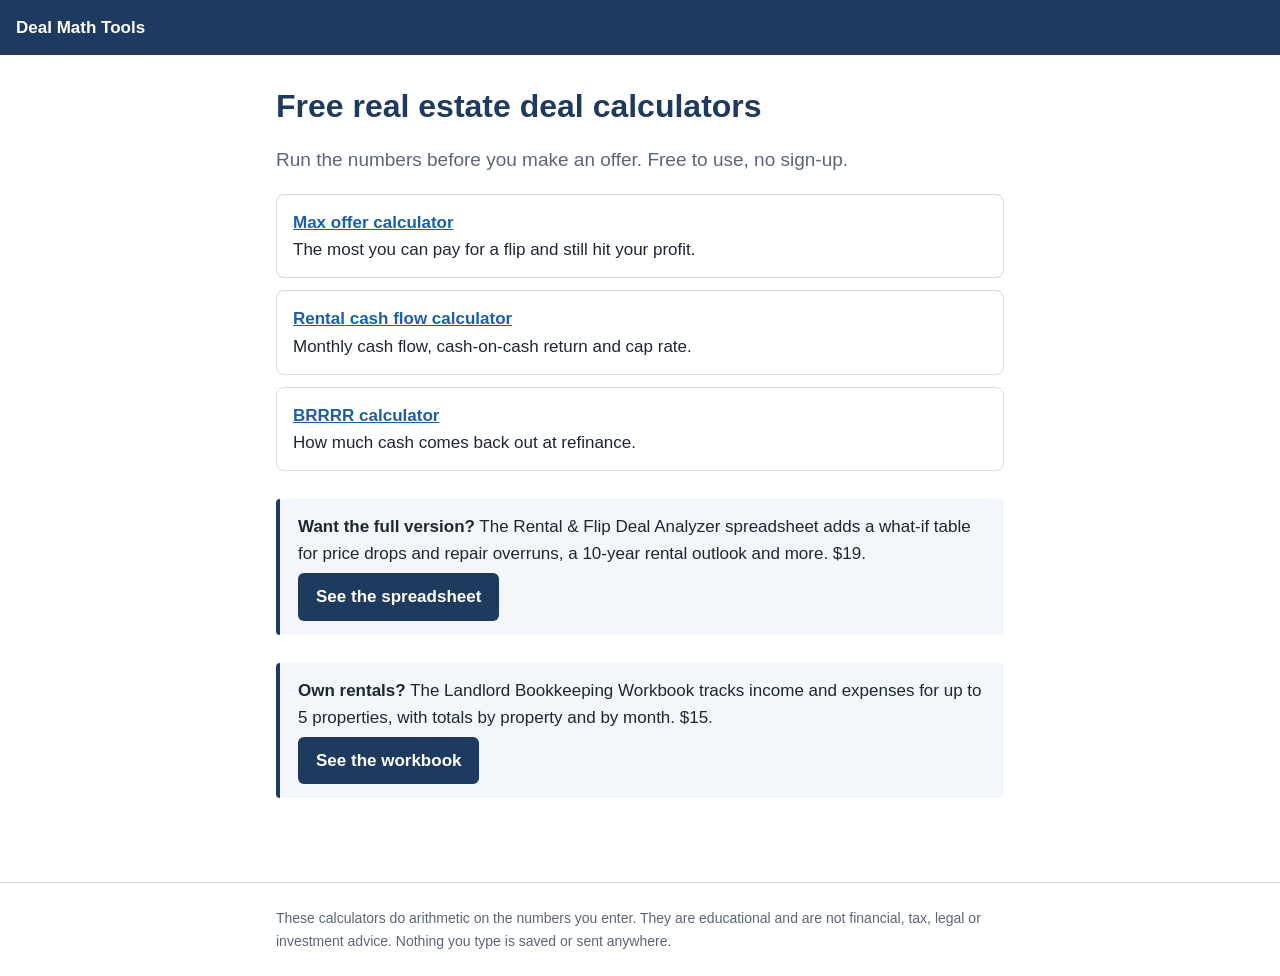
<file: index.html>
<!doctype html>
<html lang="en"><head><meta charset="utf-8"><meta name="viewport" content="width=device-width,initial-scale=1">
<title>Free Real Estate Deal Calculators | Deal Math Tools</title><meta name="description" content="Free calculators for house flips, rentals and BRRRR deals. Run the numbers before you make an offer.">
<meta name="google-site-verification" content="oSBqHiTd1uKMQzrMRBu6Jx6w6_md_UXnGWlYpzSXpsY">
<link rel="canonical" href="https://johndoe1017.github.io/site/">
<meta property="og:title" content="Free Real Estate Deal Calculators | Deal Math Tools"><meta property="og:description" content="Free calculators for house flips, rentals and BRRRR deals. Run the numbers before you make an offer."><meta property="og:url" content="https://johndoe1017.github.io/site/"><meta property="og:type" content="website">
<link rel="stylesheet" href="style.css"></head><body>
<header><a href="./">Deal Math Tools</a></header>
<main><h1>Free real estate deal calculators</h1><p class="lead">Run the numbers before you make an offer. Free to use, no sign-up.</p>
<ul class="cards"><li><a href="max-offer-calculator/">Max offer calculator</a><br>The most you can pay for a flip and still hit your profit.</li><li><a href="rental-cash-flow-calculator/">Rental cash flow calculator</a><br>Monthly cash flow, cash-on-cash return and cap rate.</li><li><a href="brrrr-calculator/">BRRRR calculator</a><br>How much cash comes back out at refinance.</li></ul><div class="cta"><strong>Want the full version?</strong> The Rental &amp; Flip Deal Analyzer spreadsheet adds a what-if table for price drops and repair overruns, a 10-year rental outlook and more. $19.<br><a class="btn" href="https://russomfire.gumroad.com/l/riwdlu">See the spreadsheet</a></div>
<div class="cta"><strong>Own rentals?</strong> The Landlord Bookkeeping Workbook tracks income and expenses for up to 5 properties, with totals by property and by month. $15.<br><a class="btn" href="https://russomfire.gumroad.com/l/cvwlyq">See the workbook</a></div>
</main><footer><div class="in">These calculators do arithmetic on the numbers you enter. They are educational and are not financial, tax, legal or investment advice. Nothing you type is saved or sent anywhere.</div></footer></body></html>
</file>
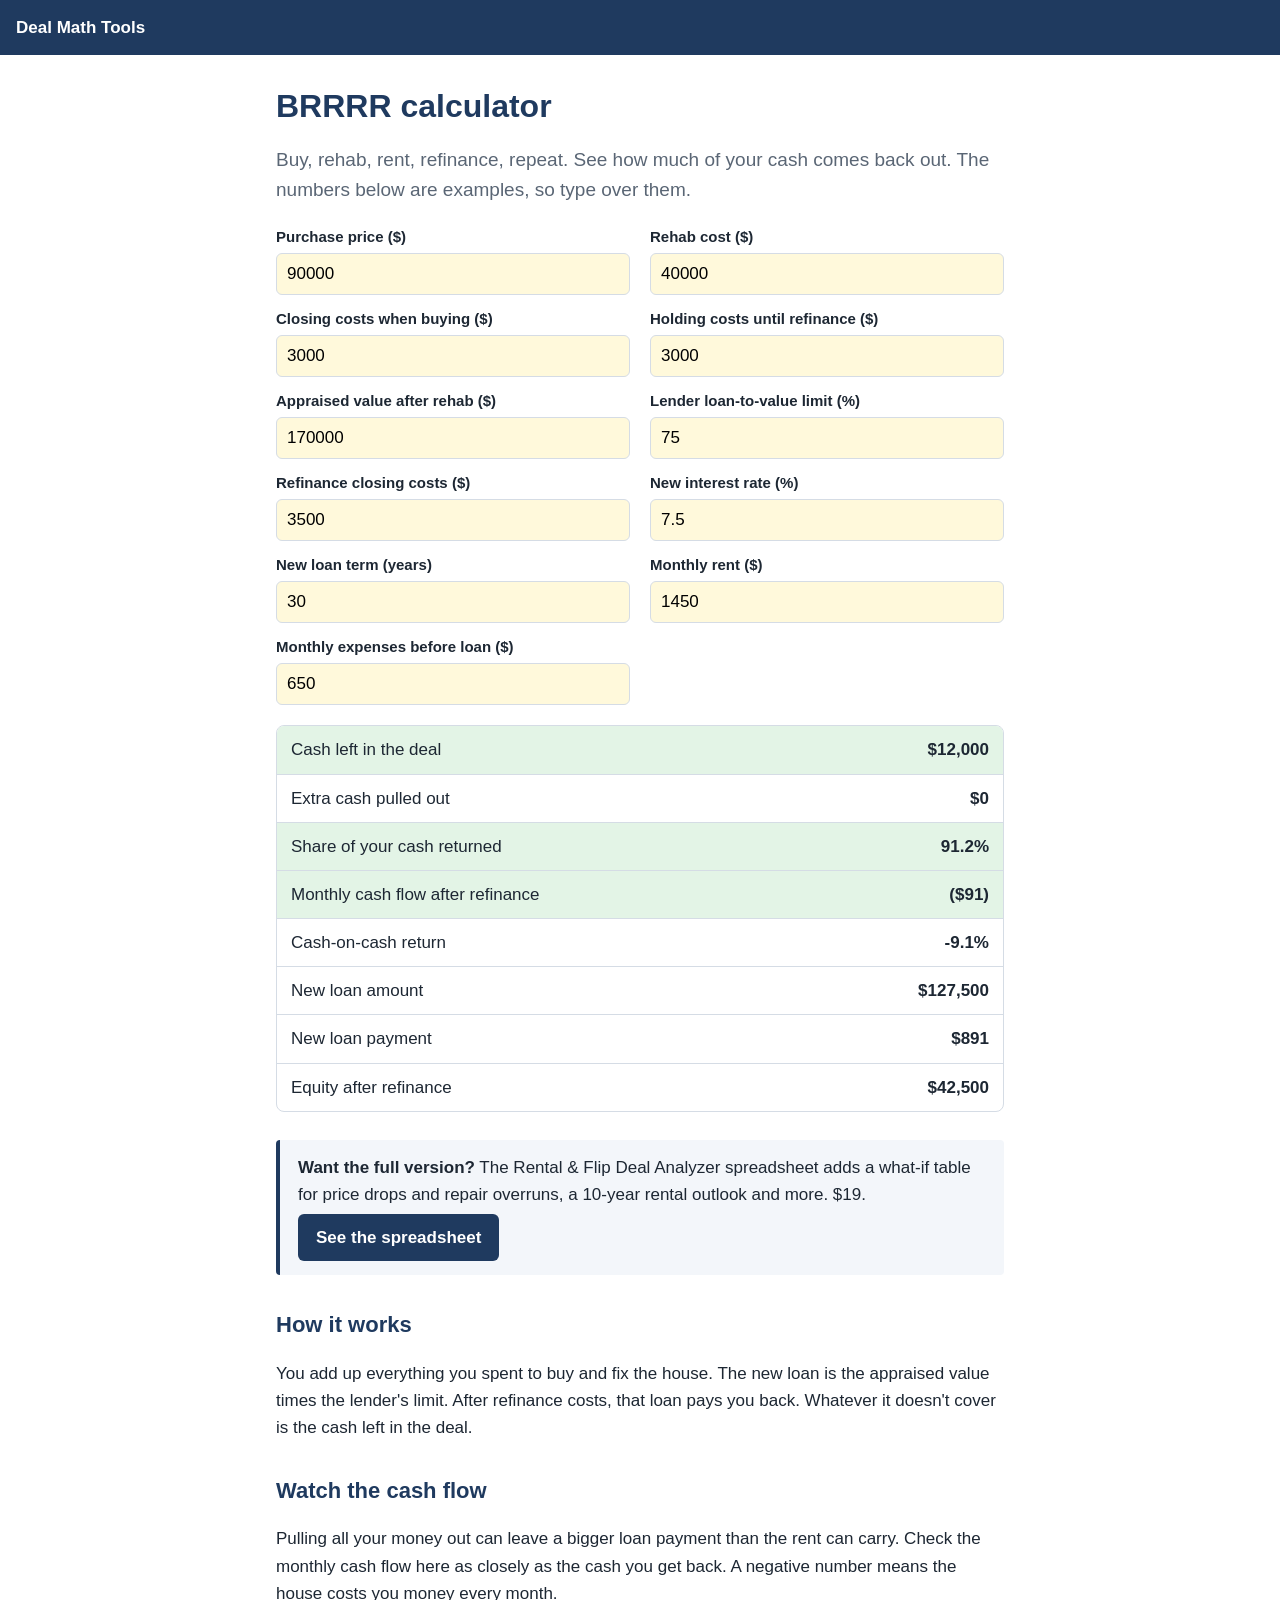
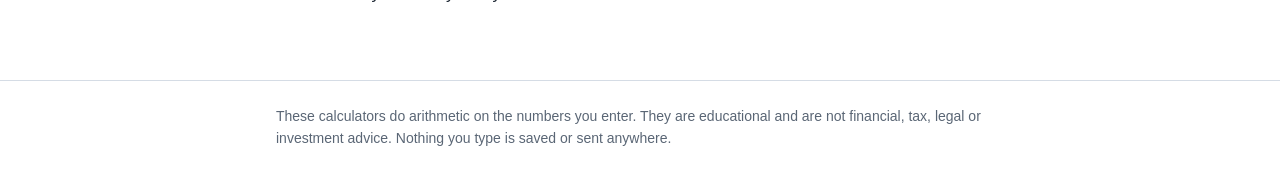
<file: brrrr-calculator/index.html>
<!doctype html>
<html lang="en"><head><meta charset="utf-8"><meta name="viewport" content="width=device-width,initial-scale=1">
<title>BRRRR Calculator: Cash Left in the Deal | Deal Math Tools</title><meta name="description" content="Free BRRRR calculator. See how much cash comes back out at refinance, what stays in the deal and the monthly cash flow afterward.">
<meta name="google-site-verification" content="oSBqHiTd1uKMQzrMRBu6Jx6w6_md_UXnGWlYpzSXpsY">
<link rel="canonical" href="https://johndoe1017.github.io/site/brrrr-calculator/">
<meta property="og:title" content="BRRRR Calculator: Cash Left in the Deal | Deal Math Tools"><meta property="og:description" content="Free BRRRR calculator. See how much cash comes back out at refinance, what stays in the deal and the monthly cash flow afterward."><meta property="og:url" content="https://johndoe1017.github.io/site/brrrr-calculator/"><meta property="og:type" content="website">
<link rel="stylesheet" href="../style.css"></head><body>
<header><a href="../">Deal Math Tools</a></header>
<main><h1>BRRRR calculator</h1><p class="lead">Buy, rehab, rent, refinance, repeat. See how much of your cash comes back out. The numbers below are examples, so type over them.</p>
<form><label>Purchase price ($)<input name="price" type="number" inputmode="decimal" step="any" value="90000"></label><label>Rehab cost ($)<input name="rehab" type="number" inputmode="decimal" step="any" value="40000"></label><label>Closing costs when buying ($)<input name="closing" type="number" inputmode="decimal" step="any" value="3000"></label><label>Holding costs until refinance ($)<input name="holding" type="number" inputmode="decimal" step="any" value="3000"></label><label>Appraised value after rehab ($)<input name="value" type="number" inputmode="decimal" step="any" value="170000"></label><label>Lender loan-to-value limit (%)<input name="ltv" type="number" inputmode="decimal" step="any" value="75" data-pct></label><label>Refinance closing costs ($)<input name="refiCost" type="number" inputmode="decimal" step="any" value="3500"></label><label>New interest rate (%)<input name="rate" type="number" inputmode="decimal" step="any" value="7.5" data-pct></label><label>New loan term (years)<input name="years" type="number" inputmode="decimal" step="any" value="30"></label><label>Monthly rent ($)<input name="rent" type="number" inputmode="decimal" step="any" value="1450"></label><label>Monthly expenses before loan ($)<input name="expenses" type="number" inputmode="decimal" step="any" value="650"></label></form><div id="results" aria-live="polite"></div><div class="cta"><strong>Want the full version?</strong> The Rental &amp; Flip Deal Analyzer spreadsheet adds a what-if table for price drops and repair overruns, a 10-year rental outlook and more. $19.<br><a class="btn" href="https://russomfire.gumroad.com/l/riwdlu">See the spreadsheet</a></div>
<h2>How it works</h2><p>You add up everything you spent to buy and fix the house. The new loan is the appraised value times the lender's limit. After refinance costs, that loan pays you back. Whatever it doesn't cover is the cash left in the deal.</p>
<h2>Watch the cash flow</h2><p>Pulling all your money out can leave a bigger loan payment than the rent can carry. Check the monthly cash flow here as closely as the cash you get back. A negative number means the house costs you money every month.</p>
</main><footer><div class="in">These calculators do arithmetic on the numbers you enter. They are educational and are not financial, tax, legal or investment advice. Nothing you type is saved or sent anywhere.</div></footer><script src="../tools.js"></script><script>DealUI(DealMath.brrrr,function(r,u,p){return [['Cash left in the deal',u(r.left),1],['Extra cash pulled out',u(r.extra)],['Share of your cash returned',p(r.share),1],['Monthly cash flow after refinance',u(r.flow),1],['Cash-on-cash return',r.coc===null?'All cash back':p(r.coc)],['New loan amount',u(r.loan)],['New loan payment',u(r.pay)],['Equity after refinance',u(r.equity)]];});</script></body></html>
</file>
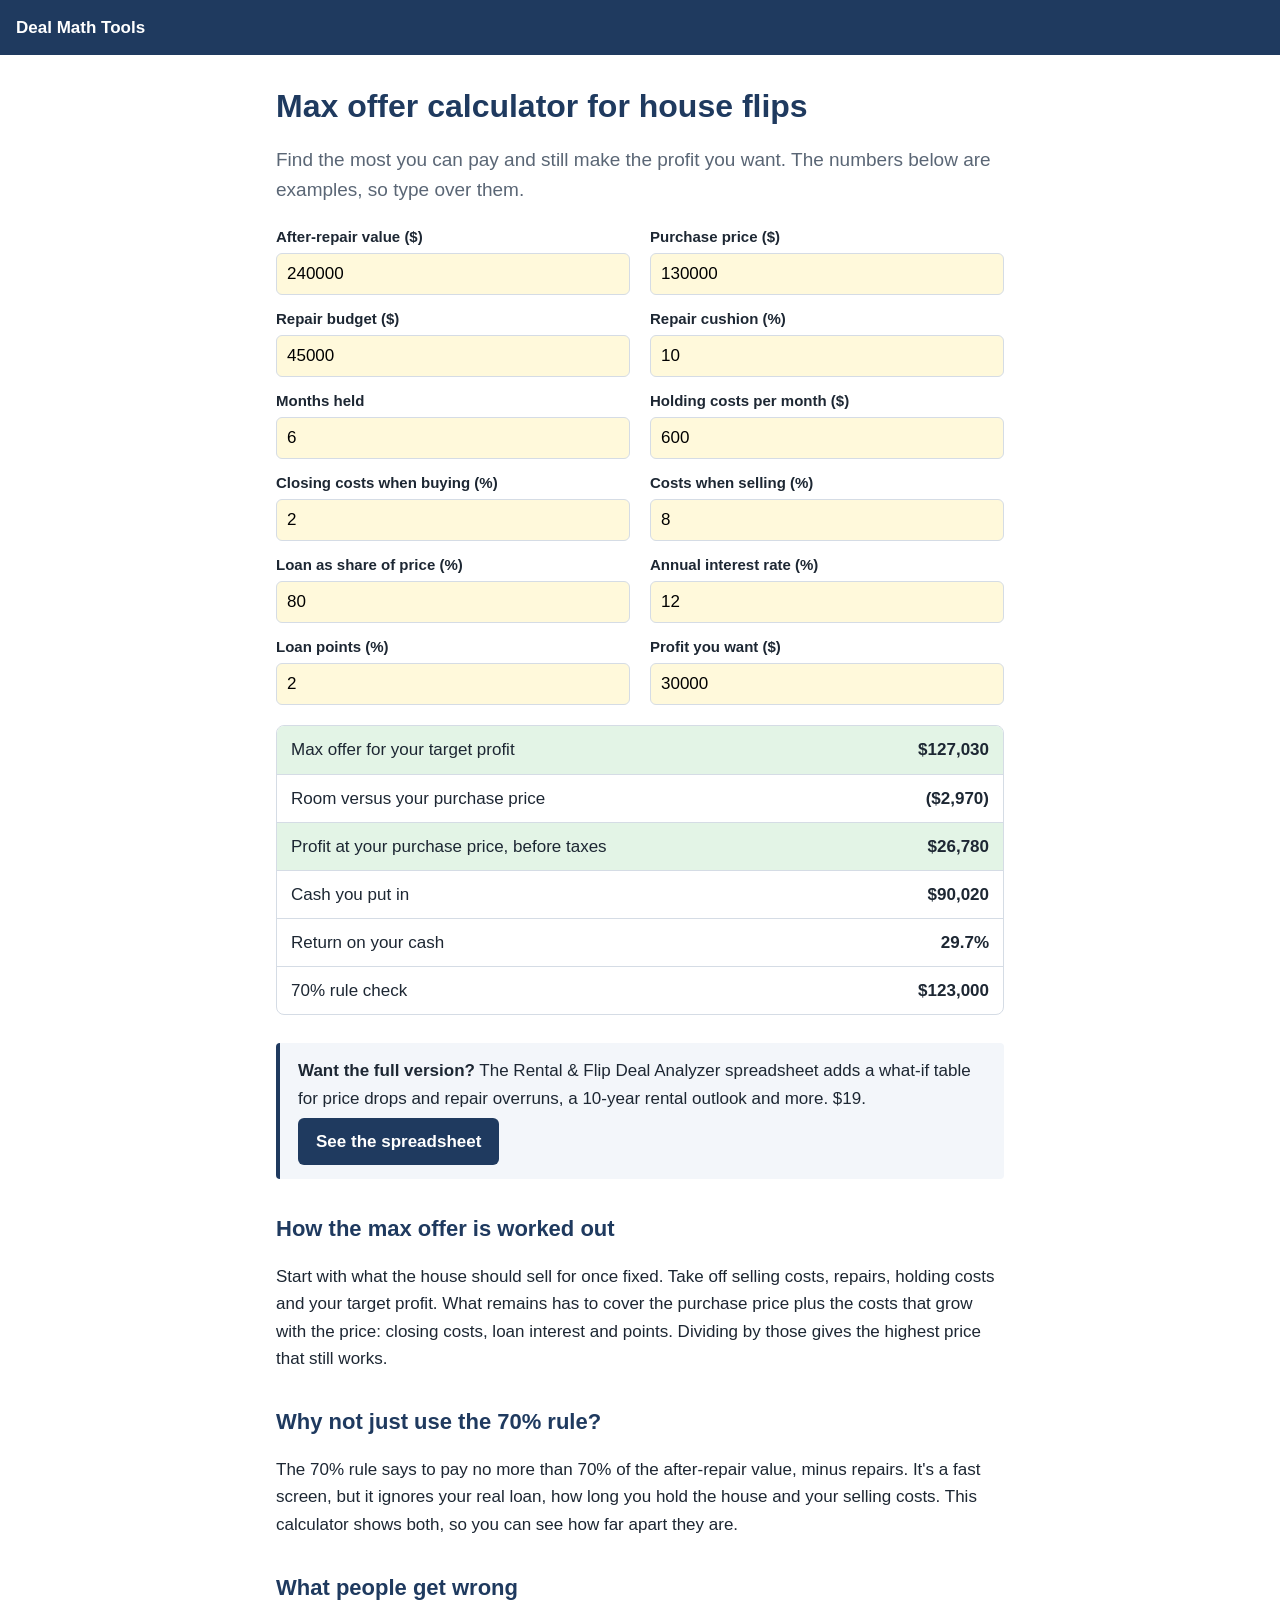
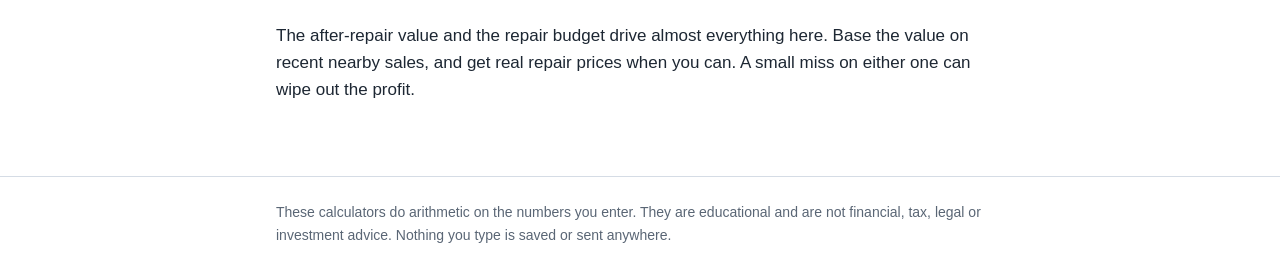
<file: max-offer-calculator/index.html>
<!doctype html>
<html lang="en"><head><meta charset="utf-8"><meta name="viewport" content="width=device-width,initial-scale=1">
<title>Max Offer Calculator for House Flips | Deal Math Tools</title><meta name="description" content="Free flip calculator. Find the most you can pay for a house and still hit your target profit, including repairs, financing and selling costs.">
<meta name="google-site-verification" content="oSBqHiTd1uKMQzrMRBu6Jx6w6_md_UXnGWlYpzSXpsY">
<link rel="canonical" href="https://johndoe1017.github.io/site/max-offer-calculator/">
<meta property="og:title" content="Max Offer Calculator for House Flips | Deal Math Tools"><meta property="og:description" content="Free flip calculator. Find the most you can pay for a house and still hit your target profit, including repairs, financing and selling costs."><meta property="og:url" content="https://johndoe1017.github.io/site/max-offer-calculator/"><meta property="og:type" content="website">
<link rel="stylesheet" href="../style.css"></head><body>
<header><a href="../">Deal Math Tools</a></header>
<main><h1>Max offer calculator for house flips</h1><p class="lead">Find the most you can pay and still make the profit you want. The numbers below are examples, so type over them.</p>
<form><label>After-repair value ($)<input name="arv" type="number" inputmode="decimal" step="any" value="240000"></label><label>Purchase price ($)<input name="price" type="number" inputmode="decimal" step="any" value="130000"></label><label>Repair budget ($)<input name="repairs" type="number" inputmode="decimal" step="any" value="45000"></label><label>Repair cushion (%)<input name="contingency" type="number" inputmode="decimal" step="any" value="10" data-pct></label><label>Months held<input name="months" type="number" inputmode="decimal" step="any" value="6"></label><label>Holding costs per month ($)<input name="holding" type="number" inputmode="decimal" step="any" value="600"></label><label>Closing costs when buying (%)<input name="buyCost" type="number" inputmode="decimal" step="any" value="2" data-pct></label><label>Costs when selling (%)<input name="sellCost" type="number" inputmode="decimal" step="any" value="8" data-pct></label><label>Loan as share of price (%)<input name="loanShare" type="number" inputmode="decimal" step="any" value="80" data-pct></label><label>Annual interest rate (%)<input name="rate" type="number" inputmode="decimal" step="any" value="12" data-pct></label><label>Loan points (%)<input name="points" type="number" inputmode="decimal" step="any" value="2" data-pct></label><label>Profit you want ($)<input name="target" type="number" inputmode="decimal" step="any" value="30000"></label></form><div id="results" aria-live="polite"></div><div class="cta"><strong>Want the full version?</strong> The Rental &amp; Flip Deal Analyzer spreadsheet adds a what-if table for price drops and repair overruns, a 10-year rental outlook and more. $19.<br><a class="btn" href="https://russomfire.gumroad.com/l/riwdlu">See the spreadsheet</a></div>
<h2>How the max offer is worked out</h2><p>Start with what the house should sell for once fixed. Take off selling costs, repairs, holding costs and your target profit. What remains has to cover the purchase price plus the costs that grow with the price: closing costs, loan interest and points. Dividing by those gives the highest price that still works.</p>
<h2>Why not just use the 70% rule?</h2><p>The 70% rule says to pay no more than 70% of the after-repair value, minus repairs. It's a fast screen, but it ignores your real loan, how long you hold the house and your selling costs. This calculator shows both, so you can see how far apart they are.</p>
<h2>What people get wrong</h2><p>The after-repair value and the repair budget drive almost everything here. Base the value on recent nearby sales, and get real repair prices when you can. A small miss on either one can wipe out the profit.</p>
</main><footer><div class="in">These calculators do arithmetic on the numbers you enter. They are educational and are not financial, tax, legal or investment advice. Nothing you type is saved or sent anywhere.</div></footer><script src="../tools.js"></script><script>DealUI(DealMath.flip,function(r,u,p){return [['Max offer for your target profit',u(r.maxOffer),1],['Room versus your purchase price',u(r.room)],['Profit at your purchase price, before taxes',u(r.profit),1],['Cash you put in',u(r.cash)],['Return on your cash',p(r.roi)],['70% rule check',u(r.seventy)]];});</script></body></html>
</file>
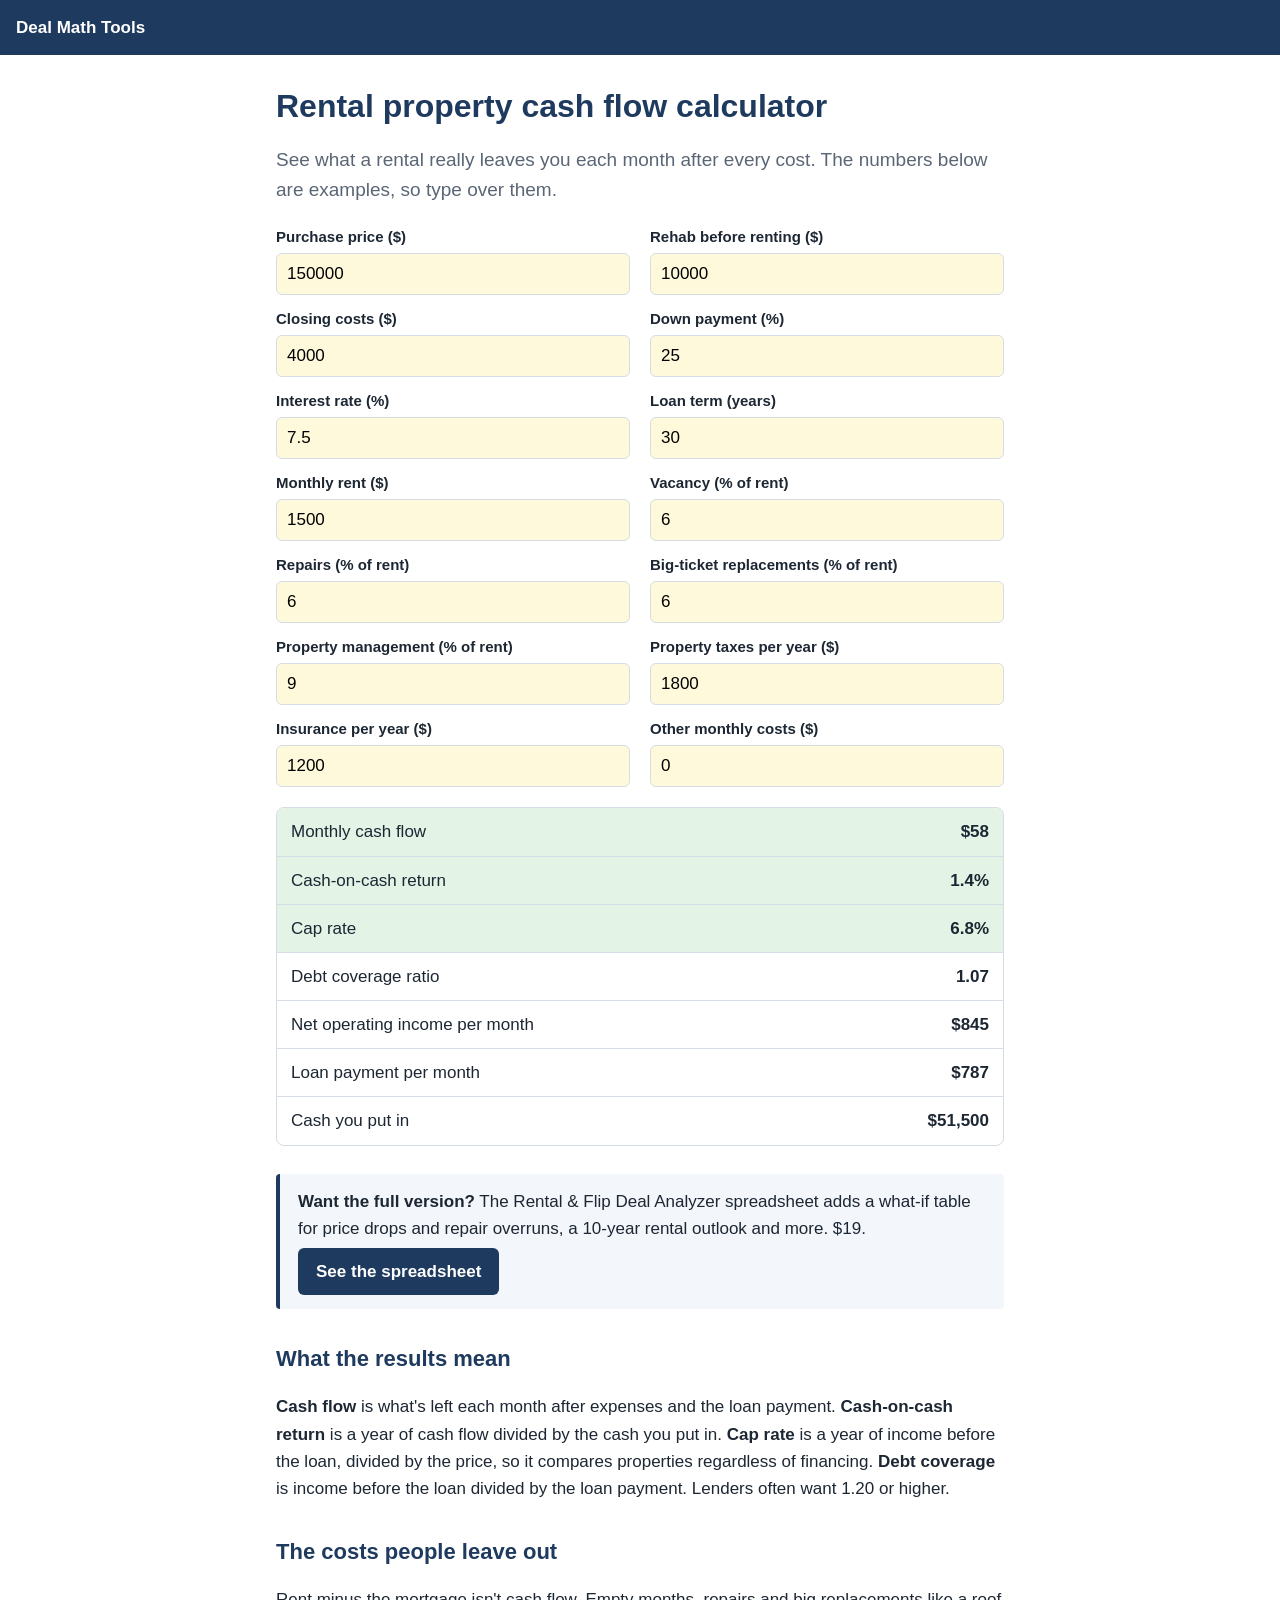
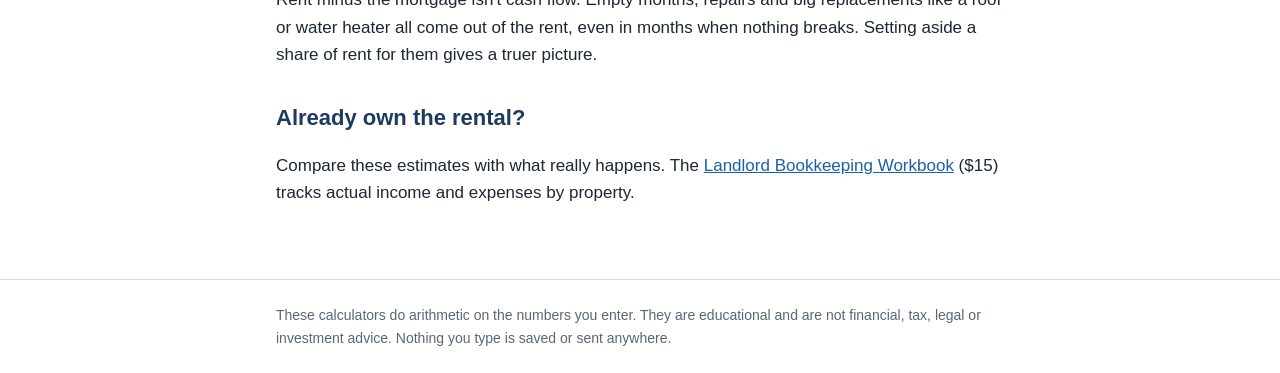
<file: rental-cash-flow-calculator/index.html>
<!doctype html>
<html lang="en"><head><meta charset="utf-8"><meta name="viewport" content="width=device-width,initial-scale=1">
<title>Rental Property Cash Flow Calculator | Deal Math Tools</title><meta name="description" content="Free rental calculator. See monthly cash flow, cash-on-cash return, cap rate and debt coverage for a rental property.">
<meta name="google-site-verification" content="oSBqHiTd1uKMQzrMRBu6Jx6w6_md_UXnGWlYpzSXpsY">
<link rel="canonical" href="https://johndoe1017.github.io/site/rental-cash-flow-calculator/">
<meta property="og:title" content="Rental Property Cash Flow Calculator | Deal Math Tools"><meta property="og:description" content="Free rental calculator. See monthly cash flow, cash-on-cash return, cap rate and debt coverage for a rental property."><meta property="og:url" content="https://johndoe1017.github.io/site/rental-cash-flow-calculator/"><meta property="og:type" content="website">
<link rel="stylesheet" href="../style.css"></head><body>
<header><a href="../">Deal Math Tools</a></header>
<main><h1>Rental property cash flow calculator</h1><p class="lead">See what a rental really leaves you each month after every cost. The numbers below are examples, so type over them.</p>
<form><label>Purchase price ($)<input name="price" type="number" inputmode="decimal" step="any" value="150000"></label><label>Rehab before renting ($)<input name="rehab" type="number" inputmode="decimal" step="any" value="10000"></label><label>Closing costs ($)<input name="closing" type="number" inputmode="decimal" step="any" value="4000"></label><label>Down payment (%)<input name="down" type="number" inputmode="decimal" step="any" value="25" data-pct></label><label>Interest rate (%)<input name="rate" type="number" inputmode="decimal" step="any" value="7.5" data-pct></label><label>Loan term (years)<input name="years" type="number" inputmode="decimal" step="any" value="30"></label><label>Monthly rent ($)<input name="rent" type="number" inputmode="decimal" step="any" value="1500"></label><label>Vacancy (% of rent)<input name="vacancy" type="number" inputmode="decimal" step="any" value="6" data-pct></label><label>Repairs (% of rent)<input name="repairs" type="number" inputmode="decimal" step="any" value="6" data-pct></label><label>Big-ticket replacements (% of rent)<input name="capex" type="number" inputmode="decimal" step="any" value="6" data-pct></label><label>Property management (% of rent)<input name="mgmt" type="number" inputmode="decimal" step="any" value="9" data-pct></label><label>Property taxes per year ($)<input name="taxes" type="number" inputmode="decimal" step="any" value="1800"></label><label>Insurance per year ($)<input name="insurance" type="number" inputmode="decimal" step="any" value="1200"></label><label>Other monthly costs ($)<input name="other" type="number" inputmode="decimal" step="any" value="0"></label></form><div id="results" aria-live="polite"></div><div class="cta"><strong>Want the full version?</strong> The Rental &amp; Flip Deal Analyzer spreadsheet adds a what-if table for price drops and repair overruns, a 10-year rental outlook and more. $19.<br><a class="btn" href="https://russomfire.gumroad.com/l/riwdlu">See the spreadsheet</a></div>
<h2>What the results mean</h2><p><strong>Cash flow</strong> is what's left each month after expenses and the loan payment. <strong>Cash-on-cash return</strong> is a year of cash flow divided by the cash you put in. <strong>Cap rate</strong> is a year of income before the loan, divided by the price, so it compares properties regardless of financing. <strong>Debt coverage</strong> is income before the loan divided by the loan payment. Lenders often want 1.20 or higher.</p>
<h2>The costs people leave out</h2><p>Rent minus the mortgage isn't cash flow. Empty months, repairs and big replacements like a roof or water heater all come out of the rent, even in months when nothing breaks. Setting aside a share of rent for them gives a truer picture.</p>
<h2>Already own the rental?</h2><p>Compare these estimates with what really happens. The <a href="https://russomfire.gumroad.com/l/cvwlyq">Landlord Bookkeeping Workbook</a> ($15) tracks actual income and expenses by property.</p>
</main><footer><div class="in">These calculators do arithmetic on the numbers you enter. They are educational and are not financial, tax, legal or investment advice. Nothing you type is saved or sent anywhere.</div></footer><script src="../tools.js"></script><script>DealUI(DealMath.rental,function(r,u,p){return [['Monthly cash flow',u(r.flow),1],['Cash-on-cash return',p(r.coc),1],['Cap rate',p(r.cap),1],['Debt coverage ratio',r.dscr===null?'No loan':r.dscr.toFixed(2)],['Net operating income per month',u(r.noi)],['Loan payment per month',u(r.pay)],['Cash you put in',u(r.cash)]];});</script></body></html>
</file>
<file: style.css>
:root{--navy:#1f3a5f;--ink:#1d2733;--muted:#5a6675;--line:#d5dce5;--cream:#fff9db;--green:#e3f4e6;--bg:#fff}
*{box-sizing:border-box}
body{margin:0;background:var(--bg);color:var(--ink);font:17px/1.6 -apple-system,BlinkMacSystemFont,"Segoe UI",Arial,sans-serif}
header{background:var(--navy);color:#fff;padding:14px 16px}
header a{color:#fff;text-decoration:none;font-weight:700}
main,footer .in{max-width:760px;margin:0 auto;padding:24px 16px}
h1{color:var(--navy);font-size:32px;line-height:1.2;margin:8px 0 12px}
h2{color:var(--navy);font-size:22px;margin:32px 0 8px}
a{color:#1b5fa8}
.lead{font-size:19px;color:var(--muted)}
form{display:grid;grid-template-columns:1fr 1fr;gap:12px 20px;margin:20px 0}
label{display:block;font-size:15px;font-weight:600}
input{display:block;width:100%;margin-top:4px;padding:10px;font-size:17px;border:1px solid var(--line);border-radius:6px;background:var(--cream)}
#results{border:1px solid var(--line);border-radius:8px;overflow:hidden;margin:20px 0}
.row{display:flex;justify-content:space-between;gap:16px;padding:10px 14px;border-top:1px solid var(--line)}
.row:first-child{border-top:0}
.key{background:var(--green)}
.cta{background:#f3f6fa;border-left:4px solid var(--navy);padding:14px 18px;margin:28px 0;border-radius:4px}
.btn{display:inline-block;background:var(--navy);color:#fff;text-decoration:none;font-weight:700;padding:10px 18px;border-radius:6px;margin-top:6px}
.cards{list-style:none;padding:0;display:grid;gap:12px}
.cards li{border:1px solid var(--line);border-radius:8px;padding:14px 16px}
.cards a{font-weight:700}
footer{border-top:1px solid var(--line);color:var(--muted);font-size:14px;margin-top:32px}
@media(max-width:560px){form{grid-template-columns:1fr}h1{font-size:27px}}
</file>
